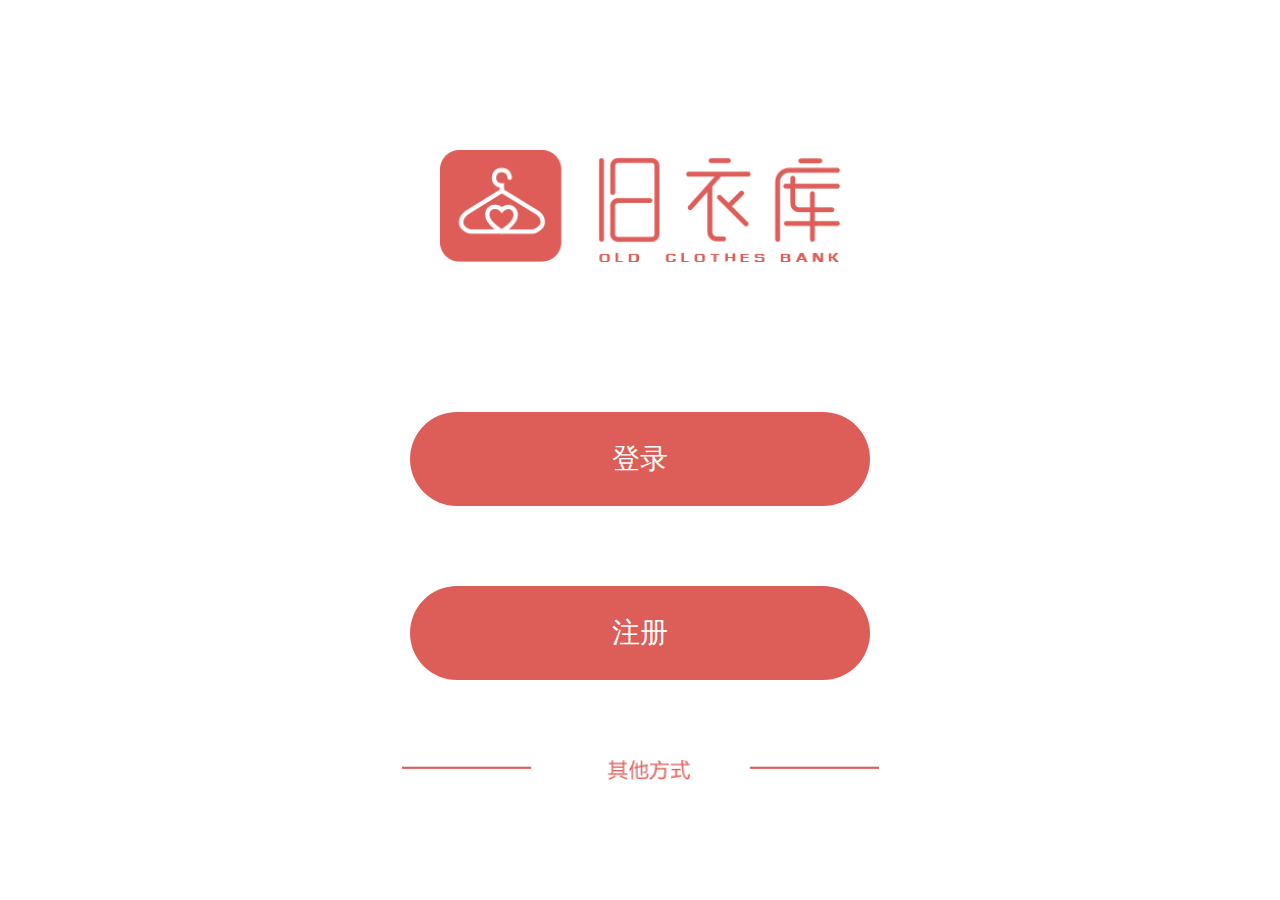
<file: index.html>
<!DOCTYPE html>
<html lang="en">
<head>
    <meta charset="utf-8">
    <meta content="width=device-width,initial-scale=1.0,maximum-scale=1.0,user-scalable=no" name="viewport">
    <meta content="yes" name="apple-mobile-web-app-capable">
    <meta content="black" name="apple-mobile-web-app-status-bar-style">
    <meta content="telephone=no" name="format-detection">
    <meta content="email=no" name="format-detection">
    <meta name="description" content="旧衣库"/>
    <meta name="keywords" content="旧衣库"/>
    <title>选择首页</title>
    <link rel="stylesheet" href="css/reset.css">
    <link rel="stylesheet" href="css/style.css">
</head>
<body>
<img src="images/logo.png" class="choose-logo" alt="">
<a href="login.html" class="choose-btn">登录</a>
<a href="regist.html" class="choose-btn">注册</a>
<div class="choose-other"></div>
<script src="js/rem.js"></script>
</body>
</html>
</file>
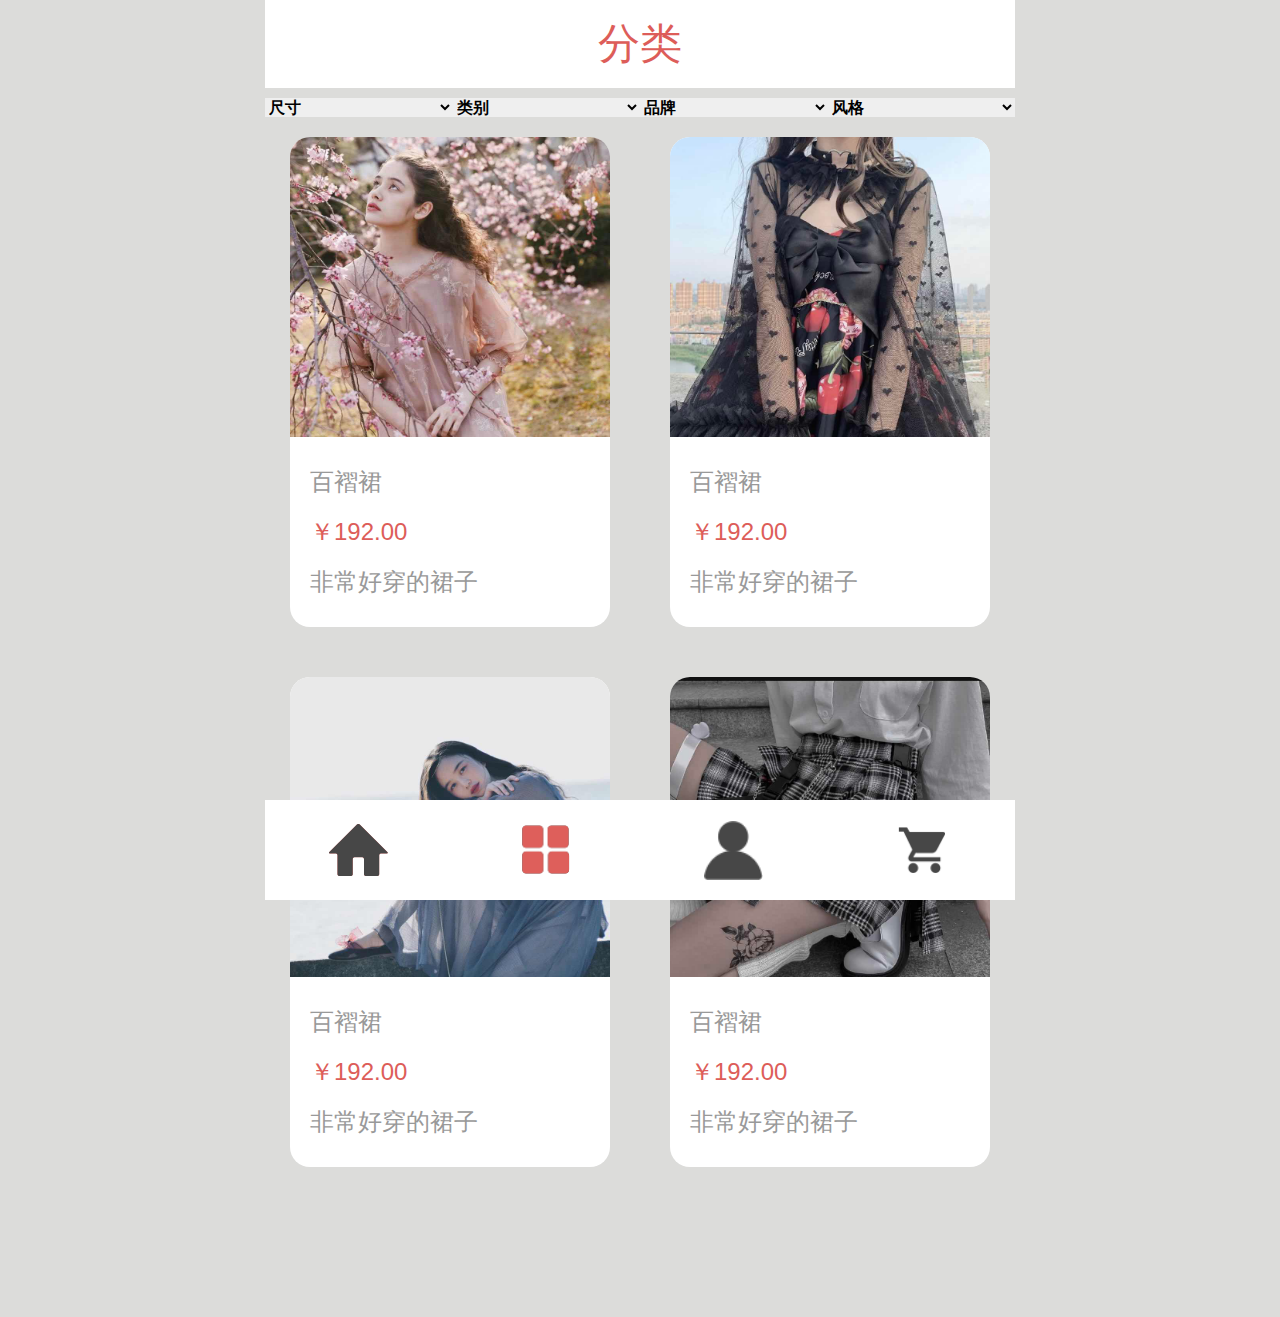
<file: cate.html>
<!DOCTYPE html>
<html lang="en">
<head>
    <meta charset="utf-8">
    <meta content="width=device-width,initial-scale=1.0,maximum-scale=1.0,user-scalable=no" name="viewport">
    <meta content="yes" name="apple-mobile-web-app-capable">
    <meta content="black" name="apple-mobile-web-app-status-bar-style">
    <meta content="telephone=no" name="format-detection">
    <meta content="email=no" name="format-detection">
    <meta name="description" content="旧衣库"/>
    <meta name="keywords" content="旧衣库"/>
    <title>分类</title>
    <link rel="stylesheet" href="css/reset.css">
    <link rel="stylesheet" href="css/style.css">
</head>
<body style="background: #dcdcda;">
<div class="my-head">分类</div>
<div class="cate-top">
    <select class="cate-select">
        <option value="">尺寸</option>
        <option value="">1</option>
        <option value="">2</option>
        <option value="">3</option>
    </select>
    <select class="cate-select">
        <option value="">类别</option>
        <option value="">1</option>
        <option value="">2</option>
        <option value="">3</option>
    </select>
    <select class="cate-select">
        <option value="">品牌</option>
        <option value="">1</option>
        <option value="">2</option>
        <option value="">3</option>
    </select>
    <select class="cate-select">
        <option value="">风格</option>
        <option value="">1</option>
        <option value="">2</option>
        <option value="">3</option>
    </select>
</div>
<div class="cate-box">
    <div class="cate-con">
        <img src="images/cate1.png" alt="" class="cate-cover">
        <div class="cate-name">百褶裙</div>
        <div class="cate-price">￥192.00</div>
        <div class="cate-desc">非常好穿的裙子</div>
    </div>
    <div class="cate-con">
        <img src="images/cate2.png" alt="" class="cate-cover">
        <div class="cate-name">百褶裙</div>
        <div class="cate-price">￥192.00</div>
        <div class="cate-desc">非常好穿的裙子</div>
    </div>
    <div class="cate-con">
        <img src="images/cate3.png" alt="" class="cate-cover">
        <div class="cate-name">百褶裙</div>
        <div class="cate-price">￥192.00</div>
        <div class="cate-desc">非常好穿的裙子</div>
    </div>
    <div class="cate-con">
        <img src="images/cate4.png" alt="" class="cate-cover">
        <div class="cate-name">百褶裙</div>
        <div class="cate-price">￥192.00</div>
        <div class="cate-desc">非常好穿的裙子</div>
    </div>
</div>
<div style="height: 1rem;"></div>
<div class="public-fixed">
    <a href="home.html" class="public-btn public-home"></a>
    <a href="cate.html" class="public-btn public-cate active"></a>
    <a href="my.html" class="public-btn public-my"></a>
    <div class="public-btn public-car"></div>
</div>
<script src="js/rem.js"></script>
<script src="js/jquery.min.js"></script>
<script src="js/script.js"></script>
</body>
</html>
</file>
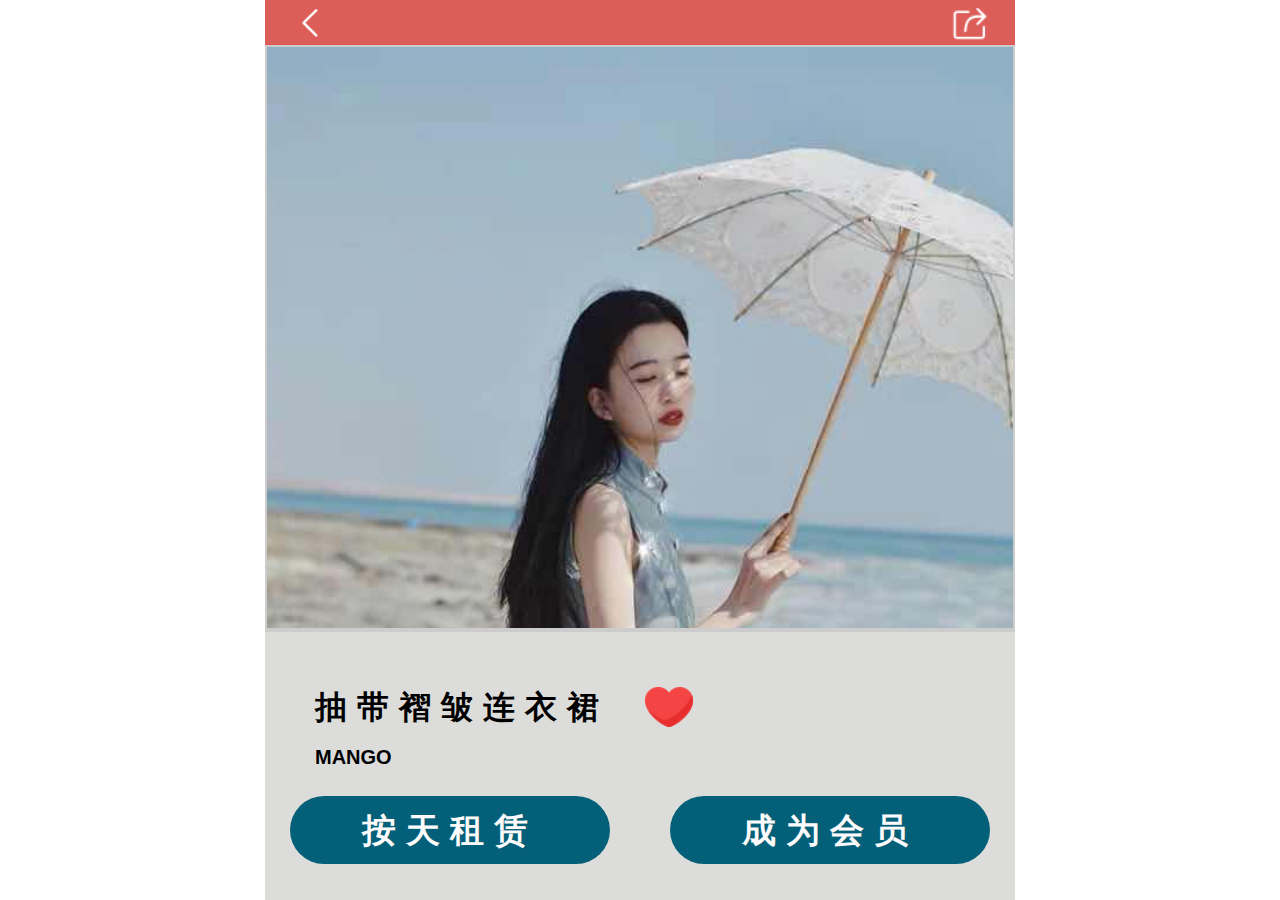
<file: clothDetail.html>
<!DOCTYPE html>
<html lang="en">
<head>
    <meta charset="utf-8">
    <meta content="width=device-width,initial-scale=1.0,maximum-scale=1.0,user-scalable=no" name="viewport">
    <meta content="yes" name="apple-mobile-web-app-capable">
    <meta content="black" name="apple-mobile-web-app-status-bar-style">
    <meta content="telephone=no" name="format-detection">
    <meta content="email=no" name="format-detection">
    <meta name="description" content="旧衣库"/>
    <meta name="keywords" content="旧衣库"/>
    <title>服装详情</title>
    <link rel="stylesheet" href="css/reset.css">
    <link rel="stylesheet" href="css/style.css">
</head>
<body>
<div class="cloth-header">
    <a href="javascript:history.go(-1);" class="cloth-back"></a>
    <div class="cloth-share"></div>
</div>
<div class="clothDetail-box">
    <img src="images/home1.png" alt="">
</div>
<div class="clothDetail-fixed">
    <div class="clothDetail-ch">
        <div class="clothDetail-name">抽带褶皱连衣裙</div>
        <div class="clothDetail-collect"></div>
    </div>
    <div class="clothDetail-en">MANGO</div>
    <div class="clothDetail-price">¥230/天（原价¥2750）</div>
    <div class="clothDetail-btns">
        <div class="clothDetail-btn">按天租赁</div>
        <div class="clothDetail-btn">成为会员</div>
    </div>
</div>
<script src="js/rem.js"></script>
<script src="js/jquery.min.js"></script>
<script src="js/script.js"></script>
</body>
</html>
</file>
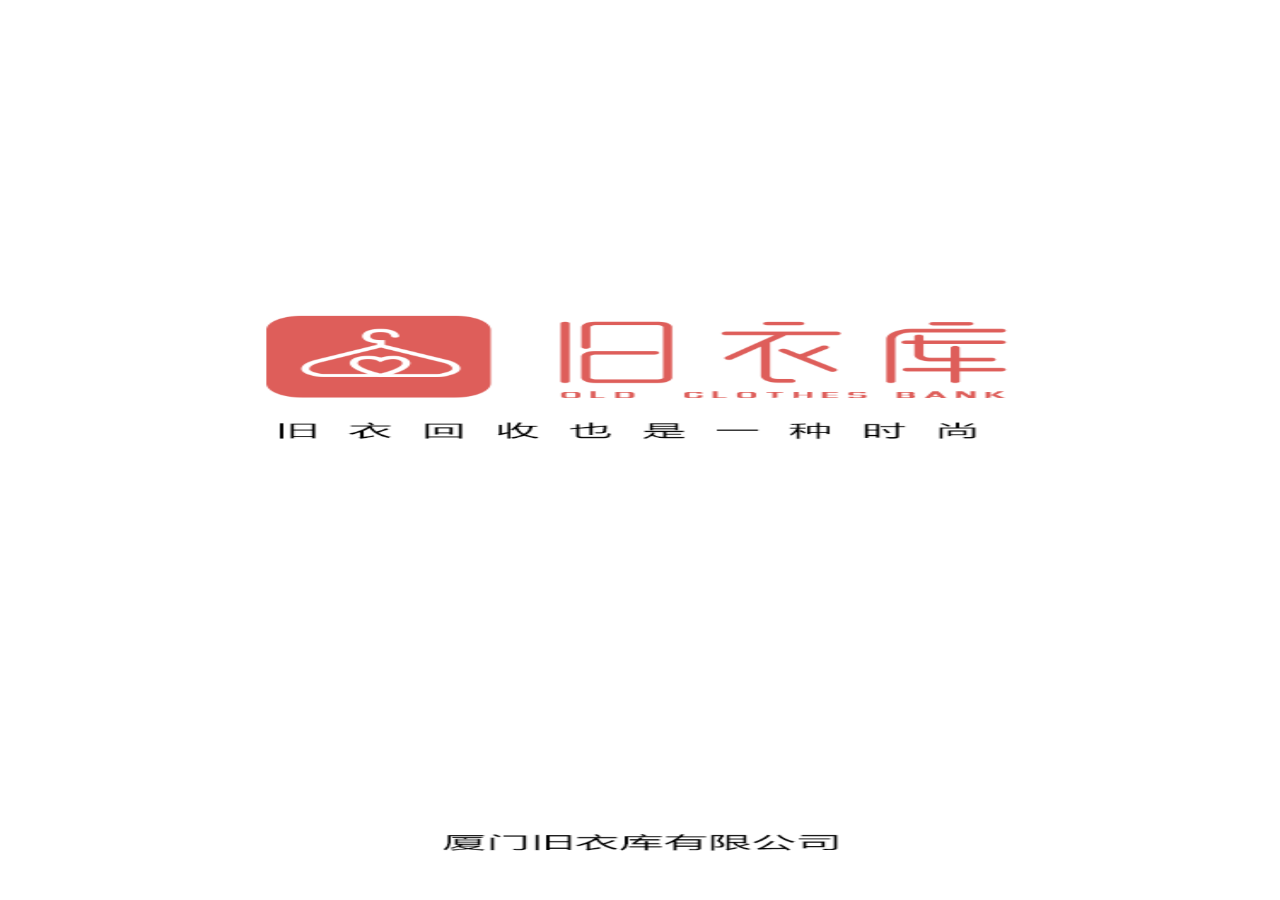
<file: entry.html>
<!DOCTYPE html>
<html lang="en">
<head>
    <meta charset="utf-8">
    <meta content="width=device-width,initial-scale=1.0,maximum-scale=1.0,user-scalable=no" name="viewport">
    <meta content="yes" name="apple-mobile-web-app-capable">
    <meta content="black" name="apple-mobile-web-app-status-bar-style">
    <meta content="telephone=no" name="format-detection">
    <meta content="email=no" name="format-detection">
    <meta name="description" content="旧衣库"/>
    <meta name="keywords" content="旧衣库"/>
    <title>入口页</title>
    <link rel="stylesheet" href="css/reset.css">
    <link rel="stylesheet" href="css/swiper.min.css">
    <link rel="stylesheet" href="css/style.css">
</head>
<body>
<a href="guide.html" class="entry-con"></a>
<script src="js/rem.js"></script>
</body>
</html>
</file>
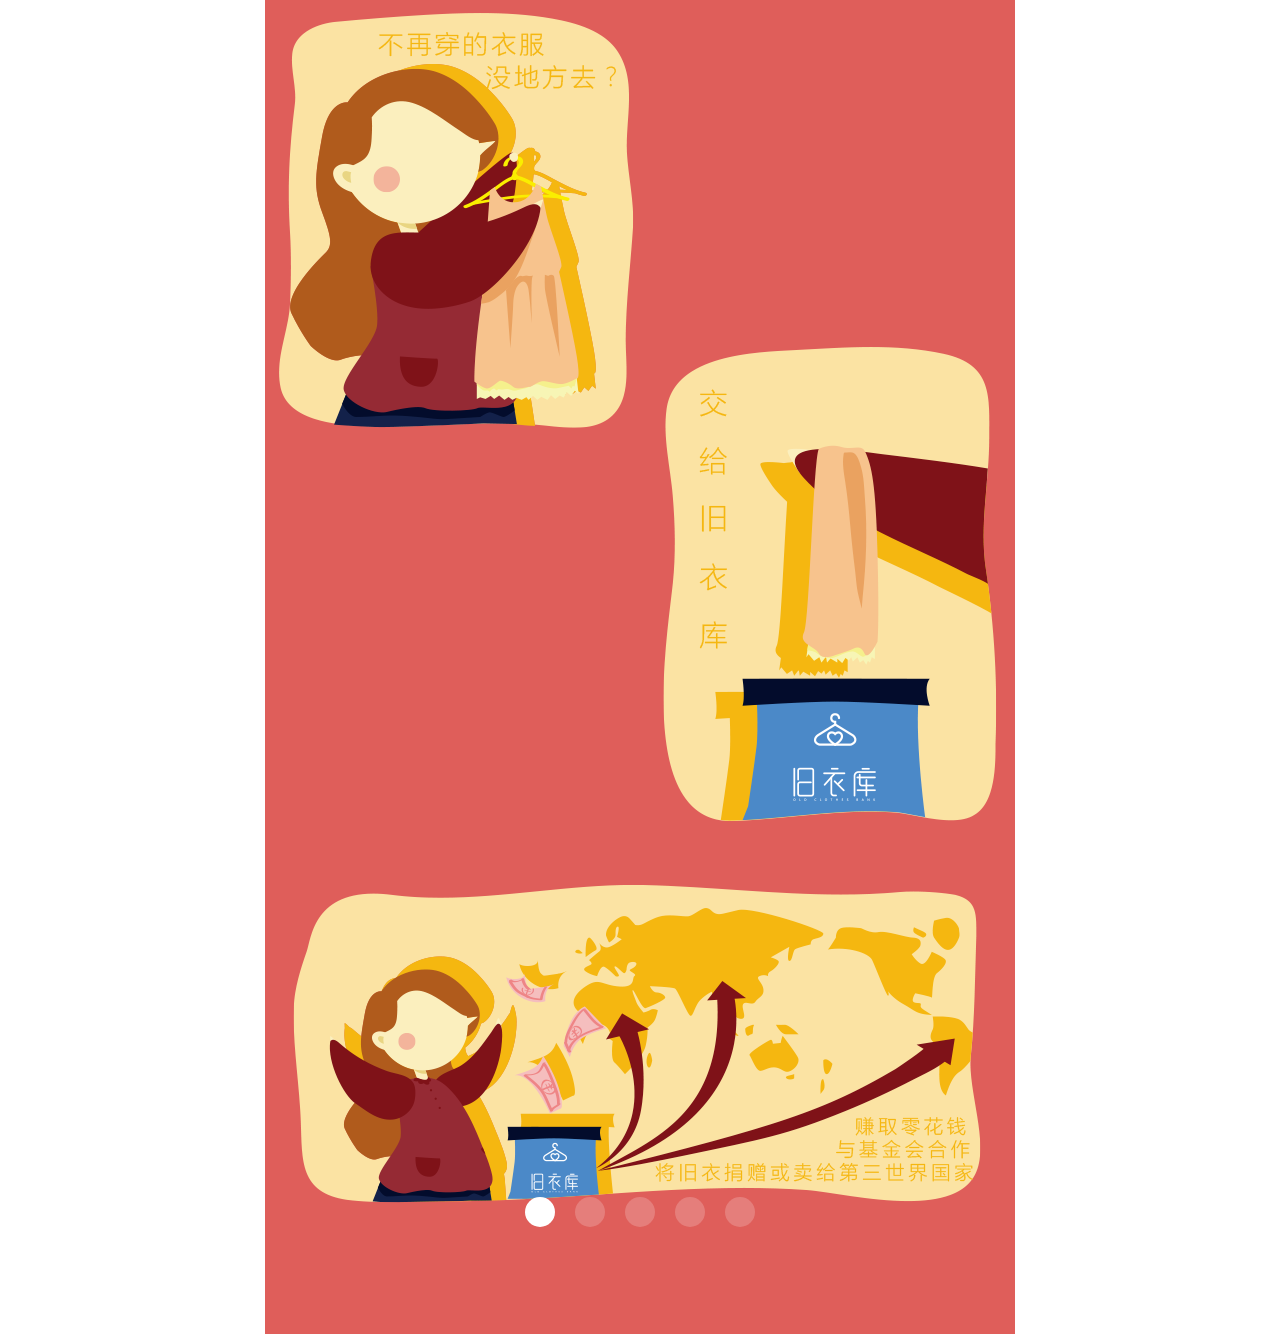
<file: guide.html>
<!DOCTYPE html>
<html lang="en">
<head>
    <meta charset="utf-8">
    <meta content="width=device-width,initial-scale=1.0,maximum-scale=1.0,user-scalable=no" name="viewport">
    <meta content="yes" name="apple-mobile-web-app-capable">
    <meta content="black" name="apple-mobile-web-app-status-bar-style">
    <meta content="telephone=no" name="format-detection">
    <meta content="email=no" name="format-detection">
    <meta name="description" content="旧衣库"/>
    <meta name="keywords" content="旧衣库"/>
    <title>引导页</title>
    <link rel="stylesheet" href="css/reset.css">
    <link rel="stylesheet" href="css/swiper.min.css">
    <link rel="stylesheet" href="css/style.css">
</head>
<body>
<div class="swiper-container">
    <div class="swiper-wrapper">
        <div class="swiper-slide index-app">
            <img src="images/app-lead1.png" alt="">
        </div>
        <div class="swiper-slide index-app">
            <img src="images/app-lead2.png" alt="">
        </div>
        <div class="swiper-slide index-app">
            <img src="images/app-lead3.png" alt="">
        </div>
        <div class="swiper-slide index-app">
            <img src="images/app-lead4.png" alt="">
        </div>
        <a href="index.html" class="swiper-slide index-app">
            <img src="images/app-lead5.png" alt="">
        </a>
    </div>
    <div class="swiper-pagination"></div>
</div>
<script src="js/rem.js"></script>
<script src="js/jquery.min.js"></script>
<script src="js/swiper.min.js"></script>
<script src="js/script.js"></script>
<script>
    var mySwiper = new Swiper('.swiper-container', {
        // 如果需要分页器
        pagination: {
            el: '.swiper-pagination'
        }
    })
</script>
</body>
</html>
</file>
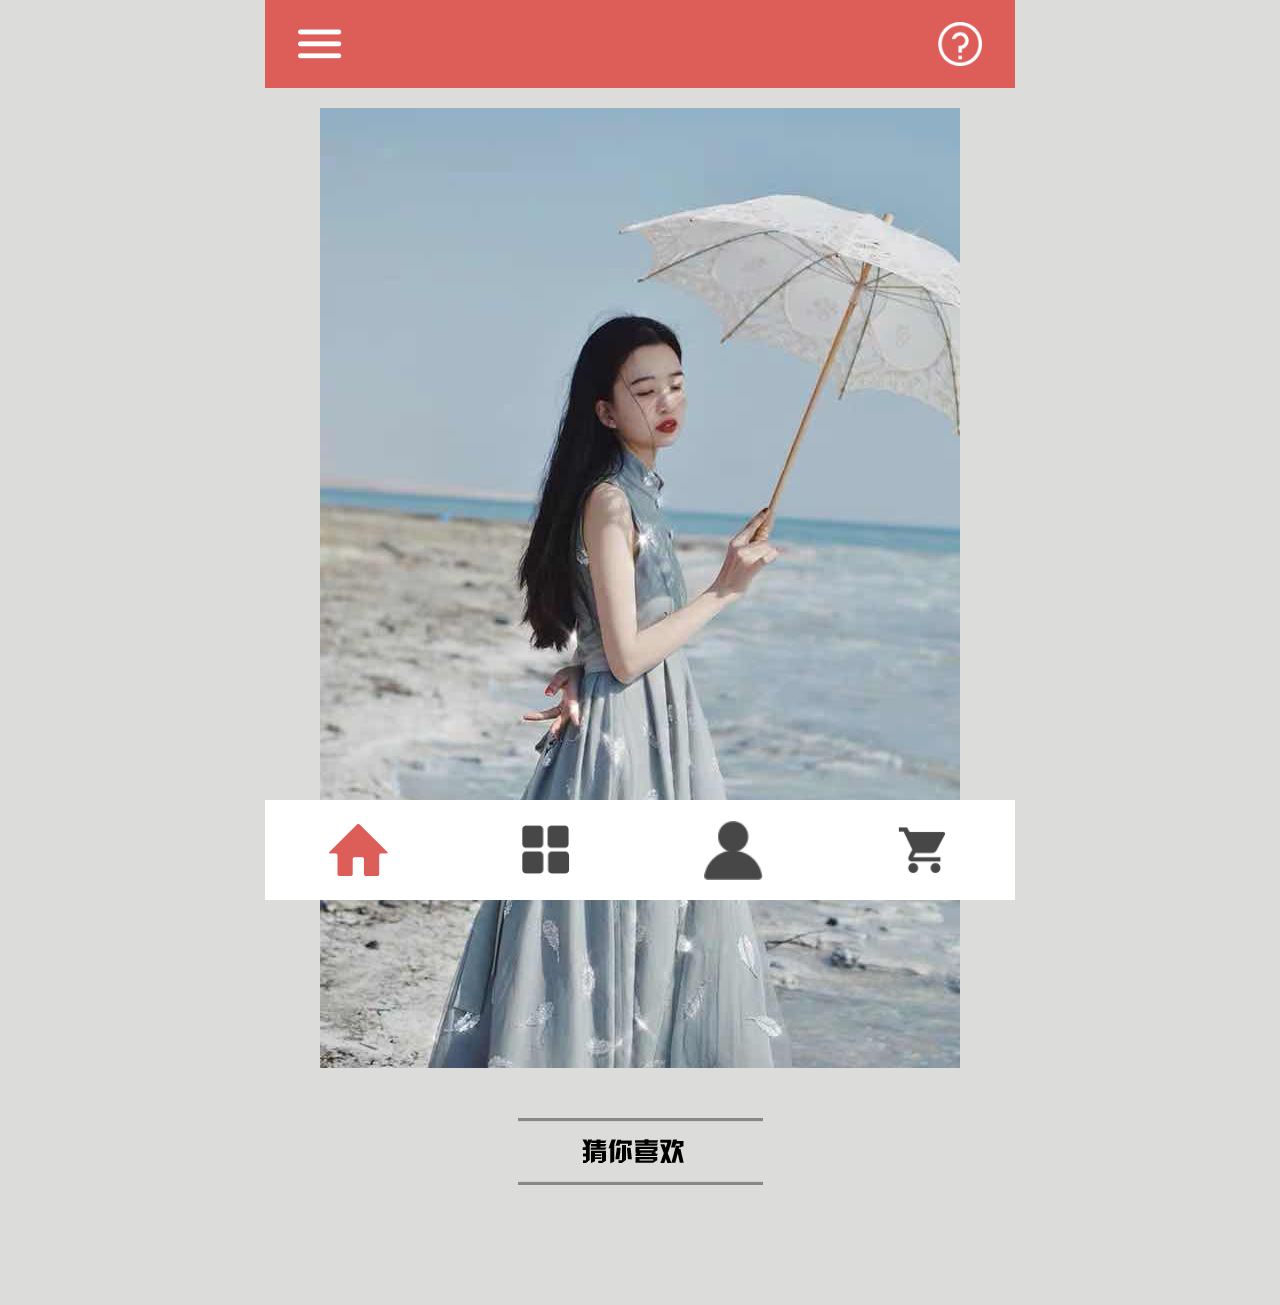
<file: home.html>
<!DOCTYPE html>
<html lang="en">
<head>
    <meta charset="utf-8">
    <meta content="width=device-width,initial-scale=1.0,maximum-scale=1.0,user-scalable=no" name="viewport">
    <meta content="yes" name="apple-mobile-web-app-capable">
    <meta content="black" name="apple-mobile-web-app-status-bar-style">
    <meta content="telephone=no" name="format-detection">
    <meta content="email=no" name="format-detection">
    <meta name="description" content="旧衣库"/>
    <meta name="keywords" content="旧衣库"/>
    <title>首页</title>
    <link rel="stylesheet" href="css/reset.css">
    <link rel="stylesheet" href="css/swiper.min.css">
    <link rel="stylesheet" href="css/style.css">
</head>
<body style="background: #dcdcda;">
<div class="home-head">
    <div class="home-menu"></div>
    <div class="home-ques"></div>
</div>
<div class="swiper-container">
    <div class="swiper-wrapper">
        <div class="swiper-slide home-slide">
            <a href="clothDetail.html"><img src="images/home1.png" alt=""></a>
        </div>
        <div class="swiper-slide home-slide">
            <a href="clothDetail.html"><img src="images/home2.png" alt=""></a>
        </div>
        <div class="swiper-slide home-slide">
            <a href="clothDetail.html"><img src="images/home3.png" alt=""></a>
        </div>
        <div class="swiper-slide home-slide">
            <a href="clothDetail.html"><img src="images/home4.png" alt=""></a>
        </div>
    </div>
</div>
<div class="home-guess"></div>
<div class="public-fixed">
    <a href="home.html" class="public-btn public-home active"></a>
    <a href="cate.html" class="public-btn public-cate"></a>
    <a href="my.html" class="public-btn public-my"></a>
    <div class="public-btn public-car"></div>
</div>

<script src="js/rem.js"></script>
<script src="js/jquery.min.js"></script>
<script src="js/swiper.min.js"></script>
<script src="js/script.js"></script>
<script>
    var mySwiper = new Swiper('.swiper-container', {
        loop: true
    })
</script>
</body>
</html>
</file>
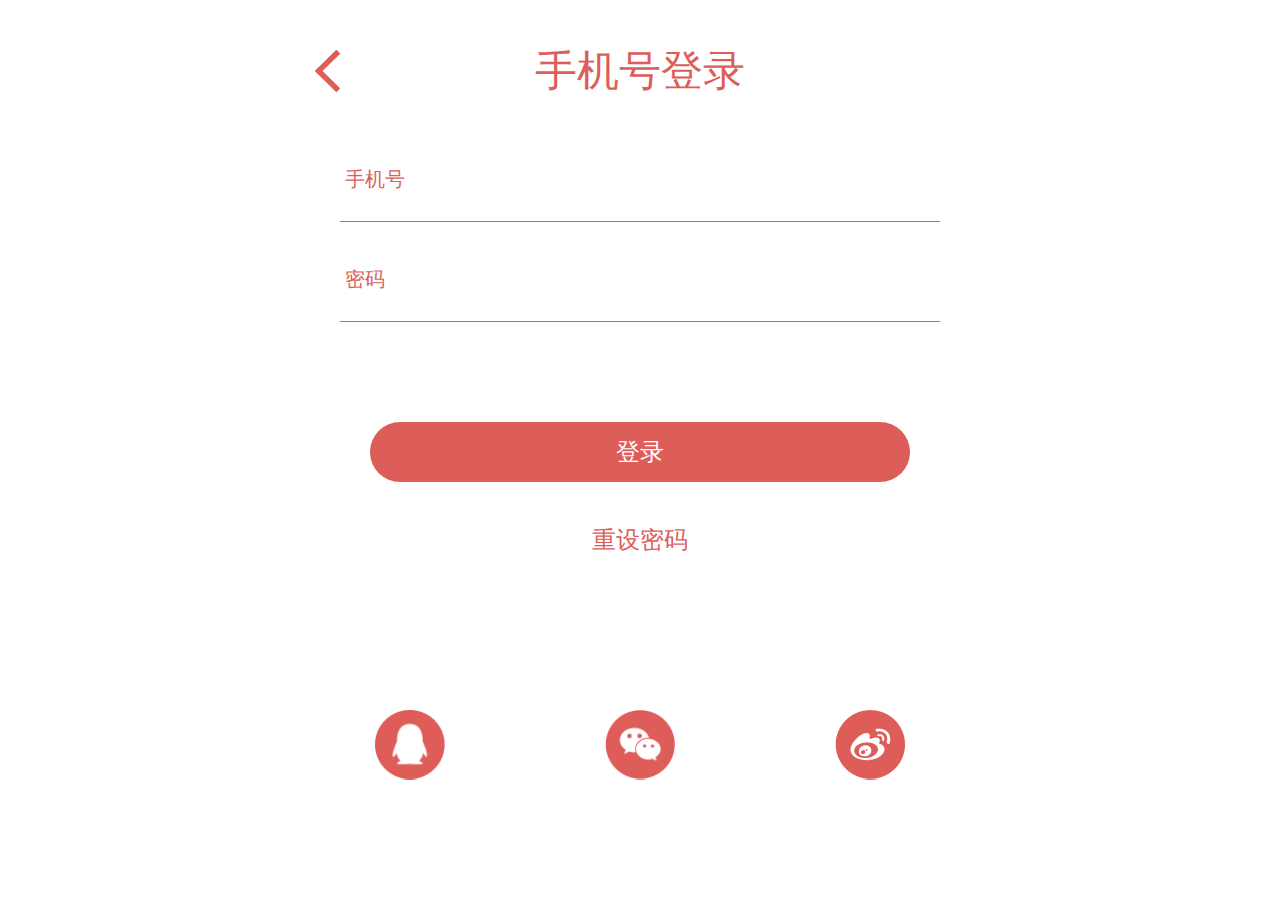
<file: login.html>
<!DOCTYPE html>
<html lang="en">
<head>
    <meta charset="utf-8">
    <meta content="width=device-width,initial-scale=1.0,maximum-scale=1.0,user-scalable=no" name="viewport">
    <meta content="yes" name="apple-mobile-web-app-capable">
    <meta content="black" name="apple-mobile-web-app-status-bar-style">
    <meta content="telephone=no" name="format-detection">
    <meta content="email=no" name="format-detection">
    <meta name="description" content="旧衣库"/>
    <meta name="keywords" content="旧衣库"/>
    <title>登录</title>
    <link rel="stylesheet" href="css/reset.css">
    <link rel="stylesheet" href="css/style.css">
</head>
<body>
<div class="login-head">
    手机号登录
    <a href="javascript:history.go(-1);"><img src="images/login-back.png" class="login-back"></a>
</div>
<div class="login-box">
    <input type="tel" class="login-input" placeholder="手机号"/>
</div>
<div class="login-box">
    <input type="password" class="login-input" placeholder="密码"/>
</div>
<a href="home.html" class="login-btn">登录</a>
<a href="" class="login-reset">重设密码</a>
<div class="login-fixed">
    <div class="login-way login-qq"></div>
    <div class="login-way login-wx"></div>
    <div class="login-way login-weibo"></div>
</div>
<script src="js/rem.js"></script>
</body>
</html>
</file>
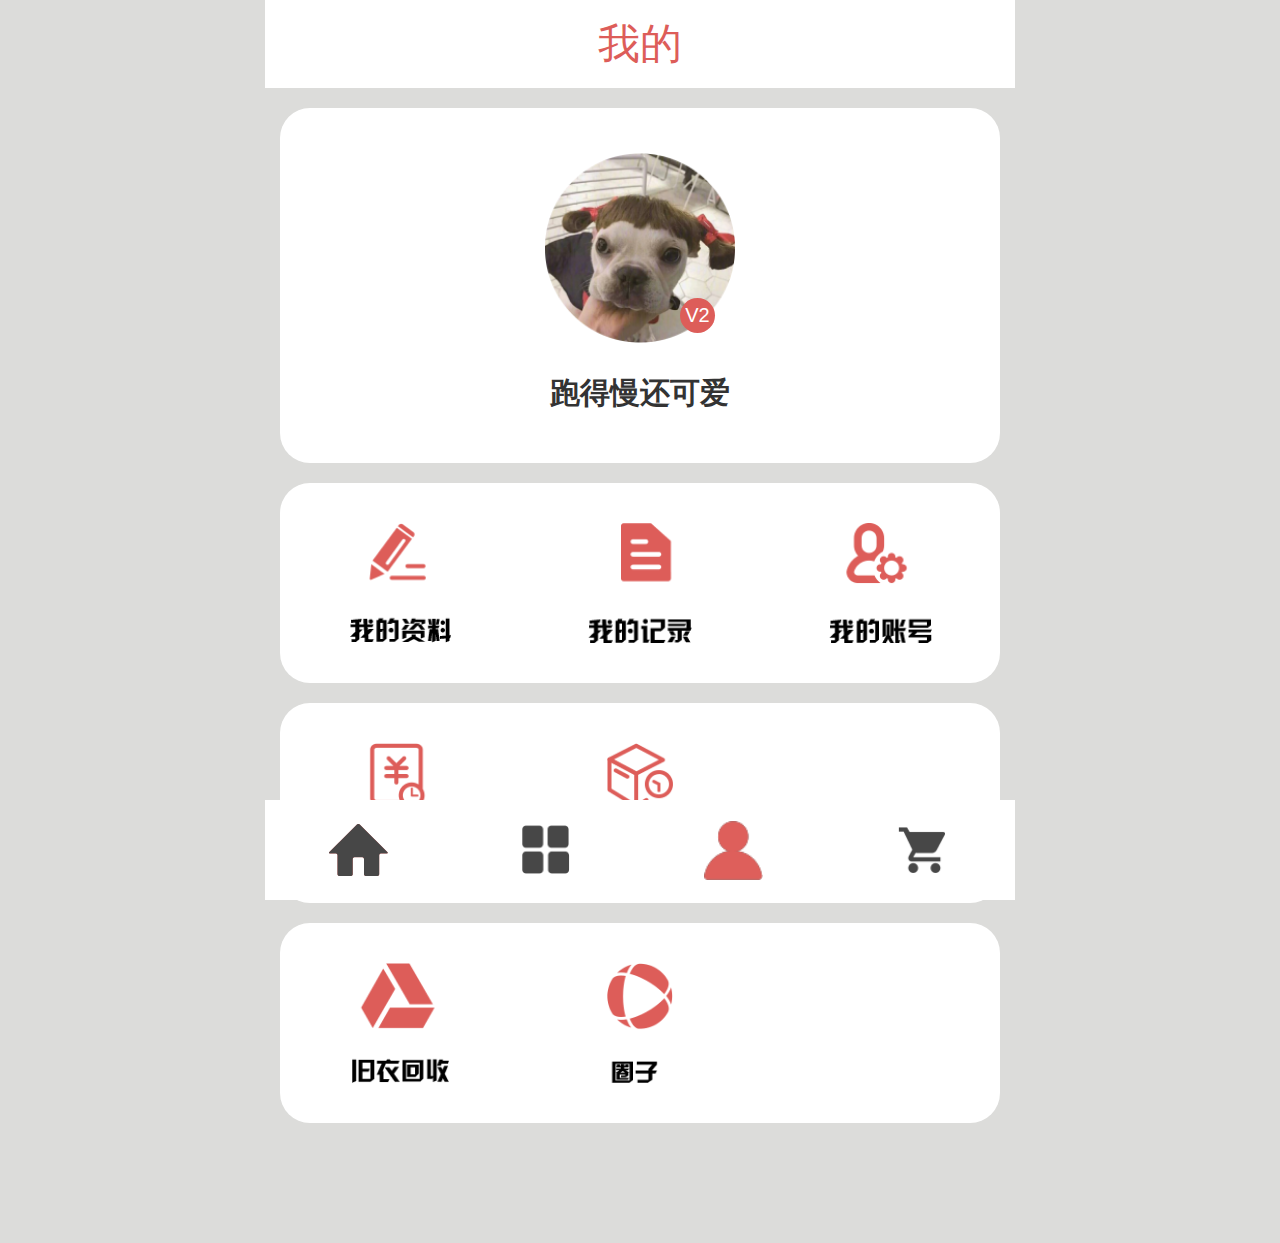
<file: my.html>
<!DOCTYPE html>
<html lang="en">
<head>
    <meta charset="utf-8">
    <meta content="width=device-width,initial-scale=1.0,maximum-scale=1.0,user-scalable=no" name="viewport">
    <meta content="yes" name="apple-mobile-web-app-capable">
    <meta content="black" name="apple-mobile-web-app-status-bar-style">
    <meta content="telephone=no" name="format-detection">
    <meta content="email=no" name="format-detection">
    <meta name="description" content="旧衣库"/>
    <meta name="keywords" content="旧衣库"/>
    <title>我的</title>
    <link rel="stylesheet" href="css/reset.css">
    <link rel="stylesheet" href="css/swiper.min.css">
    <link rel="stylesheet" href="css/style.css">
</head>
<body style="background: #dcdcda;">
<div class="my-head">我的</div>
<div class="my-top">
    <div class="my-imgBox">
        <img src="images/portrait.png" alt="">
        <div class="my-imgLevel">V2</div>
    </div>
    <div class="my-name">跑得慢还可爱</div>
</div>
<div class="my-doBox">
    <div class="my-do my-data"></div>
    <div class="my-do my-record"></div>
    <div class="my-do my-account"></div>
</div>
<div class="my-doBox">
    <div class="my-do my-agent"></div>
    <div class="my-do my-wl"></div>
</div>
<div class="my-doBox">
    <div class="my-do my-old"></div>
    <div class="my-do my-circle"></div>
</div>
<div style="height: 1rem;"></div>
<div class="public-fixed">
    <a href="home.html" class="public-btn public-home"></a>
    <a href="cate.html" class="public-btn public-cate"></a>
    <a href="my.html" class="public-btn public-my active"></a>
    <div class="public-btn public-car"></div>
</div>

<script src="js/rem.js"></script>
<script src="js/jquery.min.js"></script>
<script src="js/swiper.min.js"></script>
<script src="js/script.js"></script>
<script>
    var mySwiper = new Swiper('.swiper-container', {
        loop: true
    })
</script>
</body>
</html>
</file>
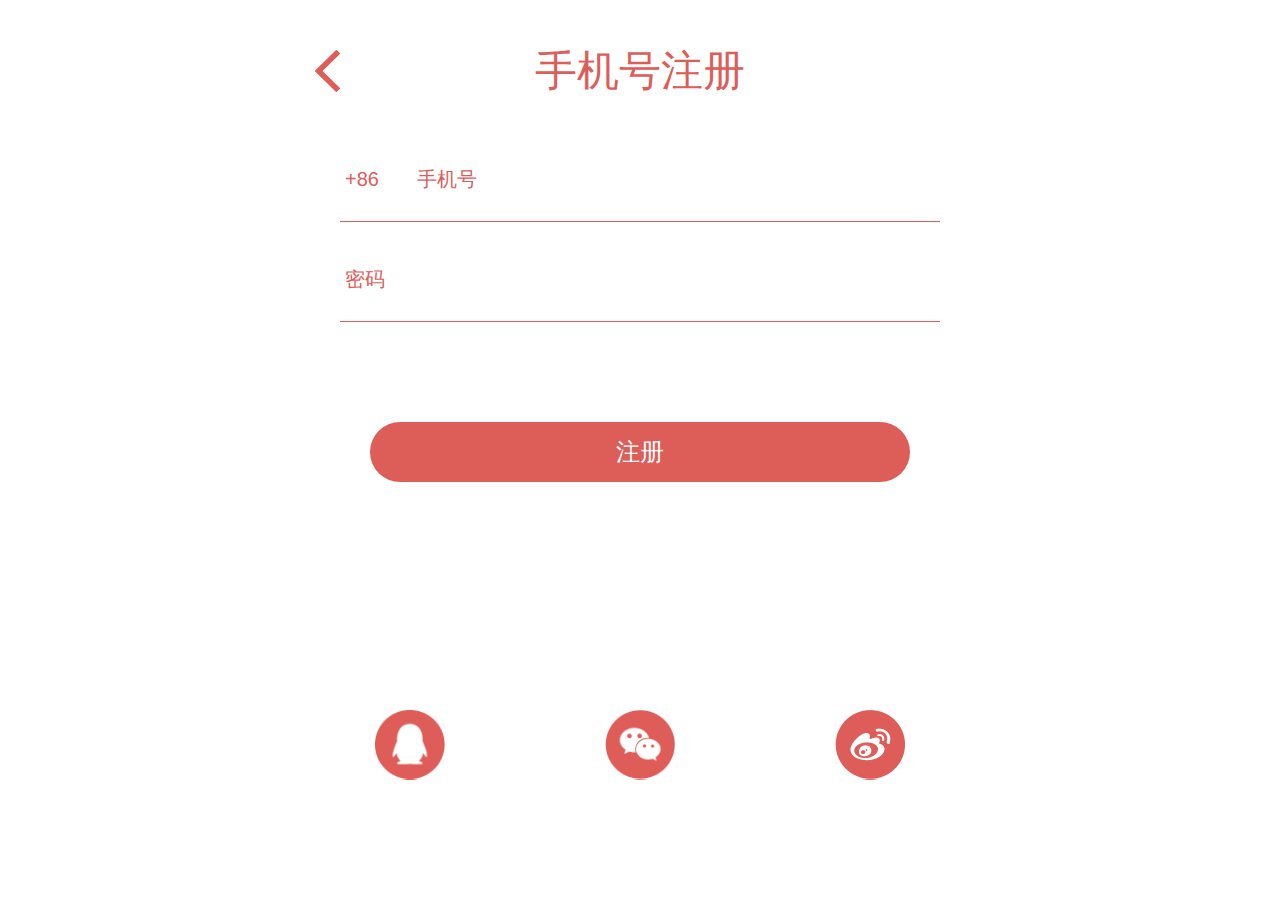
<file: regist.html>
<!DOCTYPE html>
<html lang="en">
<head>
    <meta charset="utf-8">
    <meta content="width=device-width,initial-scale=1.0,maximum-scale=1.0,user-scalable=no" name="viewport">
    <meta content="yes" name="apple-mobile-web-app-capable">
    <meta content="black" name="apple-mobile-web-app-status-bar-style">
    <meta content="telephone=no" name="format-detection">
    <meta content="email=no" name="format-detection">
    <meta name="description" content="旧衣库"/>
    <meta name="keywords" content="旧衣库"/>
    <title>注册</title>
    <link rel="stylesheet" href="css/reset.css">
    <link rel="stylesheet" href="css/style.css">
</head>
<body>
<div class="login-head">
    手机号注册
    <a href="javascript:history.go(-1);"><img src="images/login-back.png" class="login-back"></a>
</div>
<div class="login-box">
    <div class="regist-86">+86</div>
    <input type="tel" class="login-input" placeholder="手机号"/>
</div>
<div class="login-box">
    <input type="password" class="login-input" placeholder="密码"/>
</div>
<a href="login.html" class="login-btn">注册</a>
<div class="login-fixed">
    <div class="login-way login-qq"></div>
    <div class="login-way login-wx"></div>
    <div class="login-way login-weibo"></div>
</div>
<script src="js/rem.js"></script>
</body>
</html>
</file>
<file: css/style.css>
.entry-con{
    position: fixed;
    left: 0;
    top: 0;
    right: 0;
    bottom: 0;
    width: 100%;
    height: 100vh;
    background: url("../images/entry.png");
    background-size: 100% 100%;
}

.index-app img {
    width: 100%;
    height: 100%;
}

.choose-logo{
    display: block;
    width: 4rem;
    margin: 1.5rem auto;
}

.choose-btn{
    display: block;
    width: 4.6rem;
    height: .94rem;
    line-height: .94rem;
    margin: 0 auto .8rem;
    text-align: center;
    color: #fff;
    font-size: .28rem;
    background: #dd5d59;
    border-radius: .6rem;
}

.choose-other{
    height: .2rem;
    background: url("../images/other.png") center center no-repeat;
    background-size: auto 100%;
}

/*login*/
.login-head{
    position: relative;
    height: .42rem;
    line-height: .42rem;
    margin: .5rem 0;
    text-align: center;
    font-size: .42rem;
    color: #dd5d59;
}

.login-back{
    position: absolute;
    left: .5rem;
    top: 0;
    width: .25rem;
    height: .42rem;
    background: url("../images/login-back.png");
    background-size: 100% 100%;
}

.login-box{
    display: flex;
    width: 6rem;
    height: .8rem;
    margin: 0 auto .2rem;
    line-height: .8rem;
    color: #dd5d59;
    border-bottom: 1px solid #dd5d59;
}

.regist-86{
    width: .8rem;
    height: .75rem;
    line-height: .75rem;
    padding: 0 .05rem;
    font-size: .2rem;
}

.login-input{
    width: 100%;
    height: .75rem;
    padding: 0 .05rem;
    font-size: .2rem;
    color: #dd5d59;
    border: none;
}

.login-input::-webkit-input-placeholder{
    color: #dd5d59;
}

.login-btn{
    display: block;
    width: 5.4rem;
    height: .6rem;
    line-height: .6rem;
    margin: 1rem auto .4rem;
    text-align: center;
    color: #fff;
    font-size: .24rem;
    border-radius: .6rem;
    background: #dd5d59;
}

.login-reset{
    display: block;
    width: 1rem;
    margin: 0 auto;
    color: #dd5d59;
    font-size: .24rem;
    text-align: center;
}

.login-fixed{
    position: fixed;
    bottom: 1.2rem;
    left: 0;
    right: 0;
    display: flex;
    justify-content: center;
}

.login-way{
    width: .7rem;
    height: .7rem;
    margin: 0 .8rem;
}

.login-qq{
    background: url("../images/qq.png");
    background-size: 100% auto;
}

.login-wx{
    background: url("../images/wx.png");
    background-size: 100% auto;
}

.login-weibo{
    background: url("../images/weibo.png");
    background-size: 100% auto;
}

/*服装详情*/
.cloth-header{
    display: flex;
    justify-content: space-between;
    width: 100%;
    height: 5vh;
    background: #dd5d59;
}

.cloth-back{
    width: .9rem;
    background: url("../images/view-back.png") center center no-repeat;
    background-size: auto .3rem;
}

.cloth-share{
    width: .9rem;
    background: url("../images/share.png") center center no-repeat;
    background-size: auto .4rem;
}

.clothDetail-box{
    height: 65vh;
    overflow: hidden;
    border: .02rem solid #ccc;
}

.clothDetail-box img{
    width: 100%;
    height: auto;
}

.clothDetail-fixed{
    position: relative;
    height: 30vh;
    padding: .5rem .5rem 0 .5rem;
    border-top: .02rem solid #ccc;
    background: #dcdcda;
}

.clothDetail-ch{
    display: flex;
    align-items: center;
}

.clothDetail-name{
    max-width: 6.3rem;
    line-height: .5rem;
    color: #000;
    font-size: .32rem;
    font-weight: bold;
    letter-spacing: .1rem;
}

.clothDetail-collect{
    width: 1.2rem;
    height: .5rem;
    background: url("../images/collect.png") center center no-repeat;
    background-size: auto .4rem;
}

.clothDetail-en{
    line-height: .5rem;
    color: #000;
    font-size: .2rem;
    font-weight: bold;
}

.clothDetail-price{
    line-height: .6rem;
    color: #000;
    font-size: .26rem;
    font-weight: bold;
}

.clothDetail-btns{
    position: absolute;
    left: 0;
    right: 0;
    bottom: .2rem;
    z-index: 2;
    display: flex;
    justify-content: space-between;
    padding: .16rem .25rem;
    margin-top: .8rem;
}

.clothDetail-btn{
    width: 3.2rem;
    height: .68rem;
    line-height: .68rem;
    text-align: center;
    color: #fdfbfb;
    font-size: .34rem;
    font-weight: bold;
    letter-spacing: .1rem;
    background: #046078;
    border-radius: .68rem;
}

/*分类*/
.cate-top{
    display: flex;
    margin: .1rem 0 .2rem;
    background: #fff;
}

.cate-select{
    width: 25%;
    font-weight: bold;
    border: none;
}

.cate-box{
    display: flex;
    flex-wrap: wrap;
    justify-content: space-between;
    width: 7rem;
    margin: 0 auto;
}

.cate-con{
    width: 3.2rem;
    margin-bottom: .5rem;
    border-radius: .2rem;
    overflow: hidden;
    background: #fff;
}

.cate-cover{
    width: 3.2rem;
    height: 3rem;
}

.cate-name{
    line-height: .5rem;
    padding: 0 .2rem;
    font-size: .24rem;
    color: #999;
    margin-top: .2rem;
}

.cate-price{
    line-height: .5rem;
    padding: 0 .2rem;
    font-size: .24rem;
    color: #dd5d59;
}

.cate-desc{
    line-height: .5rem;
    padding: 0 .2rem;
    font-size: .24rem;
    color: #999;
    margin-bottom: .2rem;
}

/*首页*/
.home-head{
    display: flex;
    justify-content: space-between;
    height: .88rem;
    background: #dd5d59;
}

.home-menu{
    width: 1.1rem;
    height: .88rem;
    background: url("../images/menu.png") center center no-repeat;
    background-size: 40% auto;
}

.home-ques{
    width: 1.1rem;
    height: .88rem;
    background: url("../images/ques.png") center center no-repeat;
    background-size: 40% auto;
}

.home-slide img{
    display: block;
    width: 6.4rem;
    height: 9.6rem;
    margin: .2rem auto;
}

.home-guess{
    height: .67rem;
    margin: .3rem auto 1.2rem;
    background: url("../images/guess.png") center center no-repeat;
    background-size: auto 100%;
}

.public-fixed{
    position: fixed;
    bottom: 0;
    left: 50%;
    right: 0;
    z-index: 2;
    display: flex;
    width: 7.5rem;
    height: 1rem;
    margin-left: -3.75rem;
    background: #fff;
}

.public-btn{
    width: 25%;
    height: 1rem;
}

.public-home{
    background: url("../images/home.png") center center no-repeat;
    background-size: .59rem auto;
}

.public-home.active{
    background-image: url("../images/home-active.png");
}

.public-cate{
    background: url("../images/cate.png") center center no-repeat;
    background-size: .48rem auto;
}

.public-cate.active{
    background-image: url("../images/cate-active.png");
}

.public-my{
    background: url("../images/my.png") center center no-repeat;
    background-size: .59rem auto;
}

.public-my.active{
    background-image: url("../images/my-active.png");
}

.public-car{
    background: url("../images/car.png") center center no-repeat;
    background-size: .47rem auto;
}

/*我的*/
.my-head{
    height: .88rem;
    line-height: .88rem;
    text-align: center;
    font-size: .42rem;
    color: #dd5d59;
    background: #fff;
}

.my-top{
    width: 7.2rem;
    margin: .2rem auto;
    border-radius: .3rem;
    background: #fff;
    overflow: hidden;
}

.my-imgBox{
    position: relative;
    width: 1.9rem;
    height: 1.9rem;
    margin: .45rem auto 0;
    border-radius: 100%;
}

.my-imgBox img{
    width: 100%;
    height: 100%;
}

.my-imgLevel{
    position: absolute;
    right: .2rem;
    bottom: .1rem;
    width: .35rem;
    height: .35rem;
    line-height: .35rem;
    text-align: center;
    color: #fff;
    font-size: .2rem;
    background: #dd5d59;
    border-radius: 100%;
}

.my-name{
    height: 1rem;
    line-height: 1rem;
    margin-bottom: .2rem;
    font-size: .3rem;
    color: #333;
    font-weight: bold;
    text-align: center;
}

.my-doBox{
    width: 7.2rem;
    margin: .2rem auto;
    display: flex;
    background: #fff;
    border-radius: .3rem;
}
.my-do{
    width: 33.333333%;
    height: 2rem;
}

.my-data{
    background: url("../images/my-data.png") center center no-repeat;
    background-size: auto 1.2rem;
}

.my-record{
    background: url("../images/my-record.png") center center no-repeat;
    background-size: auto 1.2rem;
}

.my-account{
    background: url("../images/my-account.png") center center no-repeat;
    background-size: auto 1.2rem;
}

.my-agent{
    background: url("../images/my-agent.png") center center no-repeat;
    background-size: auto 1.2rem;
}

.my-wl{
    background: url("../images/my-wl.png") center center no-repeat;
    background-size: auto 1.2rem;
}

.my-old{
    background: url("../images/my-old.png") center center no-repeat;
    background-size: auto 1.2rem;
}

.my-circle{
    background: url("../images/my-circle.png") center center no-repeat;
    background-size: auto 1.2rem;
}

/*public*/
.swiper-container-horizontal > .swiper-pagination-bullets .swiper-pagination-bullet {
    background: #fff;
}

.swiper-pagination-bullet {
    width: .3rem;
    height: .3rem;
}

.swiper-container-horizontal > .swiper-pagination-bullets .swiper-pagination-bullet {
    margin: 0 .1rem;
}

.swiper-container-horizontal>.swiper-pagination-bullets, .swiper-pagination-custom, .swiper-pagination-fraction{
    bottom: 1rem;
}
</file>
